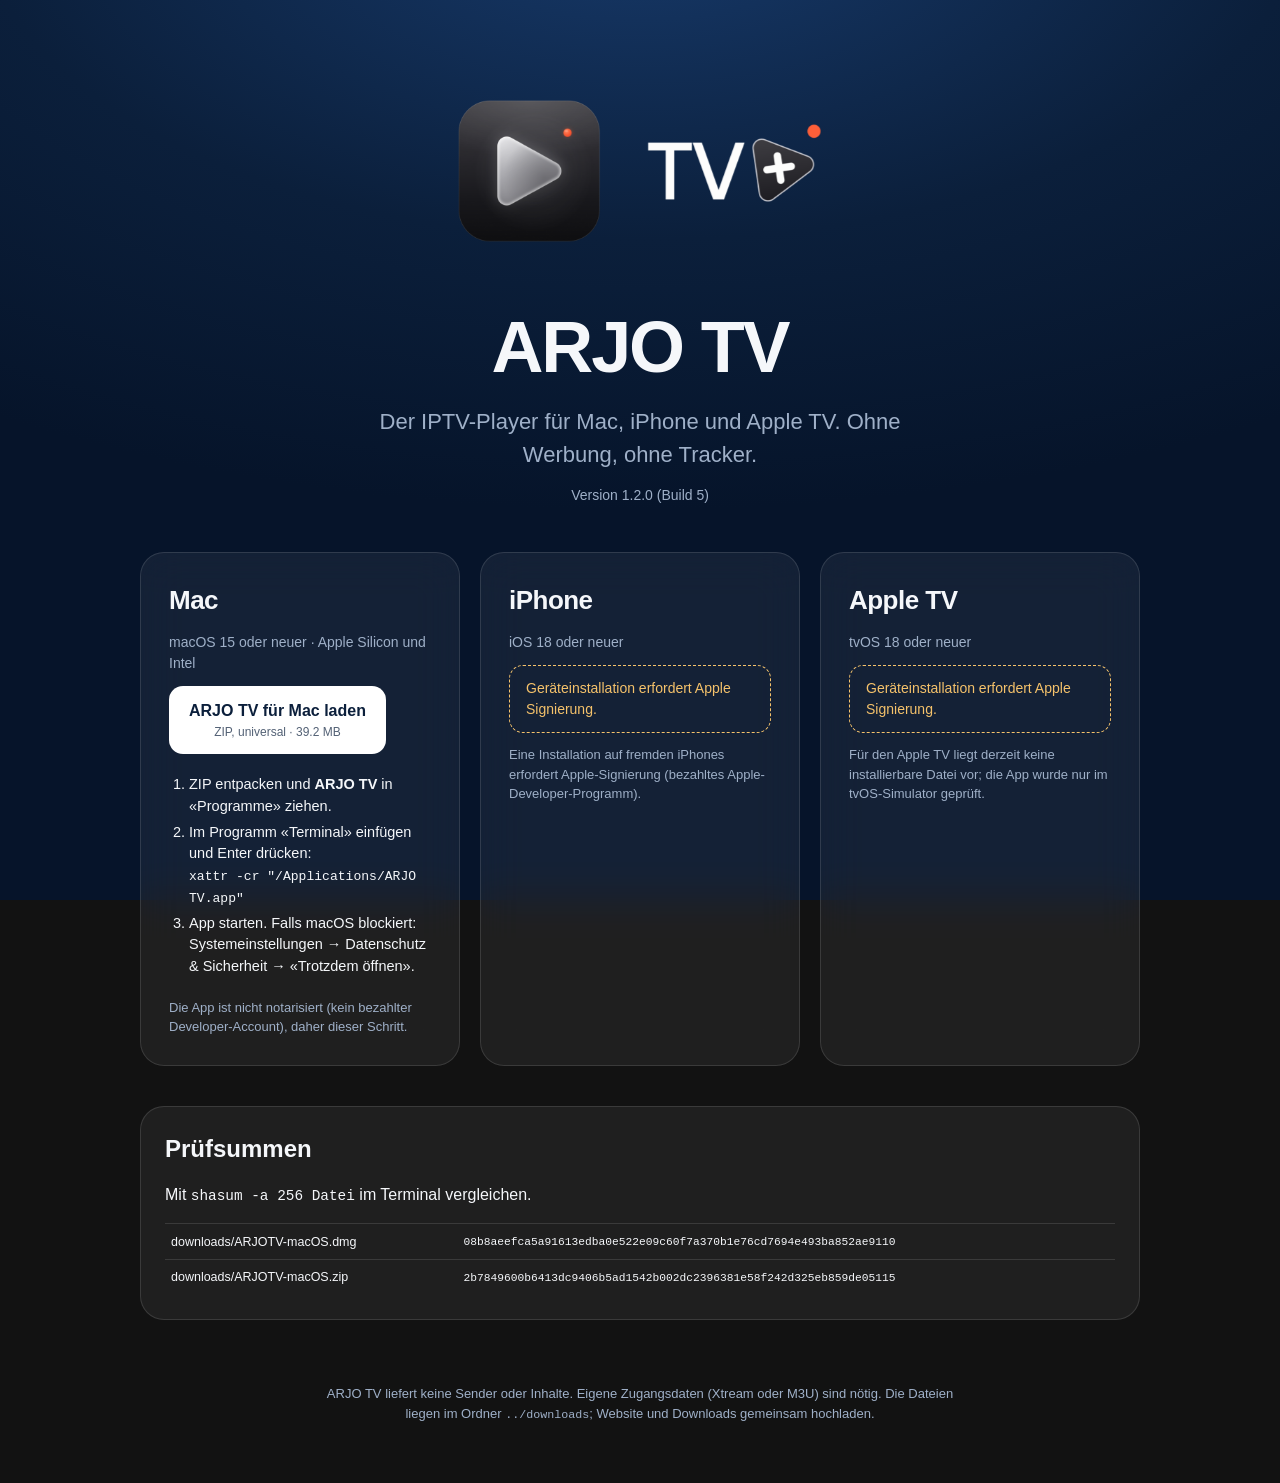
<file: Quellcode/ARJOTV-RELEASE/website/index.html>
<!doctype html>
<html lang="de">
<head>
<meta charset="utf-8">
<meta name="viewport" content="width=device-width, initial-scale=1">
<title>ARJO TV – Download</title>
<meta name="color-scheme" content="dark">
<link rel="icon" href="icon.png">
<link rel="stylesheet" href="style.css">
</head>
<body>
<header class="hero">
  <img class="mark" src="lockup.png" alt="TV+">
  <h1>ARJO TV</h1>
  <p class="lead">Der IPTV-Player für Mac, iPhone und Apple TV. Ohne Werbung, ohne Tracker.</p>
  <p class="meta" id="version">Version –</p>
</header>

<main>
  <section class="cards">
    <article class="card reveal" id="card-macos">
      <h2>Mac</h2>
      <p class="req">macOS 15 oder neuer · Apple Silicon und Intel</p>
      <div class="action" data-key="macOS"></div>
      <ol>
        <li>ZIP entpacken und <b>ARJO TV</b> in «Programme» ziehen.</li>
        <li>Im Programm «Terminal» einfügen und Enter drücken:<br><code>xattr -cr "/Applications/ARJO TV.app"</code></li>
        <li>App starten. Falls macOS blockiert: Systemeinstellungen → Datenschutz &amp; Sicherheit → «Trotzdem öffnen».</li>
      </ol>
      <p class="note">Die App ist nicht notarisiert (kein bezahlter Developer-Account), daher dieser Schritt.</p>
    </article>

    <article class="card reveal" id="card-ios">
      <h2>iPhone</h2>
      <p class="req">iOS 18 oder neuer</p>
      <div class="action" data-key="iOS"></div>
      <p class="note" id="ios-note">Eine Installation auf fremden iPhones erfordert Apple-Signierung (bezahltes Apple-Developer-Programm).</p>
    </article>

    <article class="card reveal" id="card-tvos">
      <h2>Apple TV</h2>
      <p class="req">tvOS 18 oder neuer</p>
      <div class="action" data-key="tvOS"></div>
      <p class="note">Für den Apple TV liegt derzeit keine installierbare Datei vor; die App wurde nur im tvOS-Simulator geprüft.</p>
    </article>
  </section>

  <section class="verify reveal">
    <h2>Prüfsummen</h2>
    <p>Mit <code>shasum -a 256 Datei</code> im Terminal vergleichen.</p>
    <table id="sums"></table>
  </section>
</main>

<footer>ARJO TV liefert keine Sender oder Inhalte. Eigene Zugangsdaten (Xtream oder M3U) sind nötig. Die Dateien liegen im Ordner <code>../downloads</code>; Website und Downloads gemeinsam hochladen.</footer>
<script src="release-data.js"></script>
<script src="script.js"></script>
</body>
</html>
</file>
<file: Quellcode/ARJOTV-RELEASE/website/style.css>
:root{--bg:#0b1f3b;--bg2:#06142a;--card:rgba(255,255,255,.06);--line:rgba(255,255,255,.12);--text:#f5f7fa;--dim:#9fb0c8;--accent:#fff;--warn:#f5c26b}
*{box-sizing:border-box}
html{-webkit-text-size-adjust:100%}
body{margin:0;background:radial-gradient(1200px 600px at 50% -10%,#173a6b 0,var(--bg) 55%,var(--bg2) 100%) fixed;color:var(--text);font:16px/1.5 -apple-system,BlinkMacSystemFont,"SF Pro Text","Helvetica Neue",Arial,sans-serif;min-height:100vh}
.hero{text-align:center;padding:72px 20px 32px}
.mark{height:auto;width:min(420px,80vw);animation:fade .9s ease both}
h1{font-size:clamp(40px,8vw,72px);letter-spacing:-.03em;margin:16px 0 4px;font-weight:700}
.lead{font-size:clamp(17px,2.6vw,22px);color:var(--dim);margin:0 auto;max-width:560px}
.meta{color:var(--dim);font-size:14px;margin-top:14px}
main{max-width:1040px;margin:0 auto;padding:0 20px 40px}
.cards{display:grid;grid-template-columns:repeat(auto-fit,minmax(290px,1fr));gap:20px}
.card{background:var(--card);border:1px solid var(--line);border-radius:24px;padding:28px;backdrop-filter:blur(20px);-webkit-backdrop-filter:blur(20px);display:flex;flex-direction:column;gap:12px}
.card h2{margin:0;font-size:26px;letter-spacing:-.02em}
.req{margin:0;color:var(--dim);font-size:14px}
ol{margin:4px 0;padding-left:20px;color:var(--text);font-size:14.5px}
li{margin:4px 0}
.note{margin:0;color:var(--dim);font-size:13px}
.btn{display:inline-block;text-align:center;background:var(--accent);color:#0b1f3b;font-weight:600;text-decoration:none;padding:13px 20px;border-radius:14px;transition:transform .15s,opacity .15s}
.btn:hover{transform:translateY(-1px);opacity:.92}
.btn small{display:block;font-weight:400;opacity:.7;font-size:12px}
.status{border:1px dashed var(--warn);color:var(--warn);border-radius:14px;padding:12px 16px;font-size:14px}
.verify{margin-top:40px;background:var(--card);border:1px solid var(--line);border-radius:24px;padding:24px;overflow-x:auto}
.verify h2{margin:0 0 4px}
table{border-collapse:collapse;width:100%;font-size:12.5px}
td{padding:8px 6px;border-top:1px solid var(--line);word-break:break-all}
code{font-family:ui-monospace,SFMono-Regular,Menlo,monospace;font-size:.9em}
footer{text-align:center;color:var(--dim);font-size:13px;padding:24px 20px 60px;max-width:700px;margin:0 auto}
.reveal{animation:rise .7s ease both}
.card:nth-child(2){animation-delay:.1s}.card:nth-child(3){animation-delay:.2s}
@keyframes rise{from{opacity:0;transform:translateY(16px)}to{opacity:1;transform:none}}
@keyframes fade{from{opacity:0}to{opacity:1}}
@media (prefers-reduced-motion:reduce){*{animation:none!important}}
</file>
